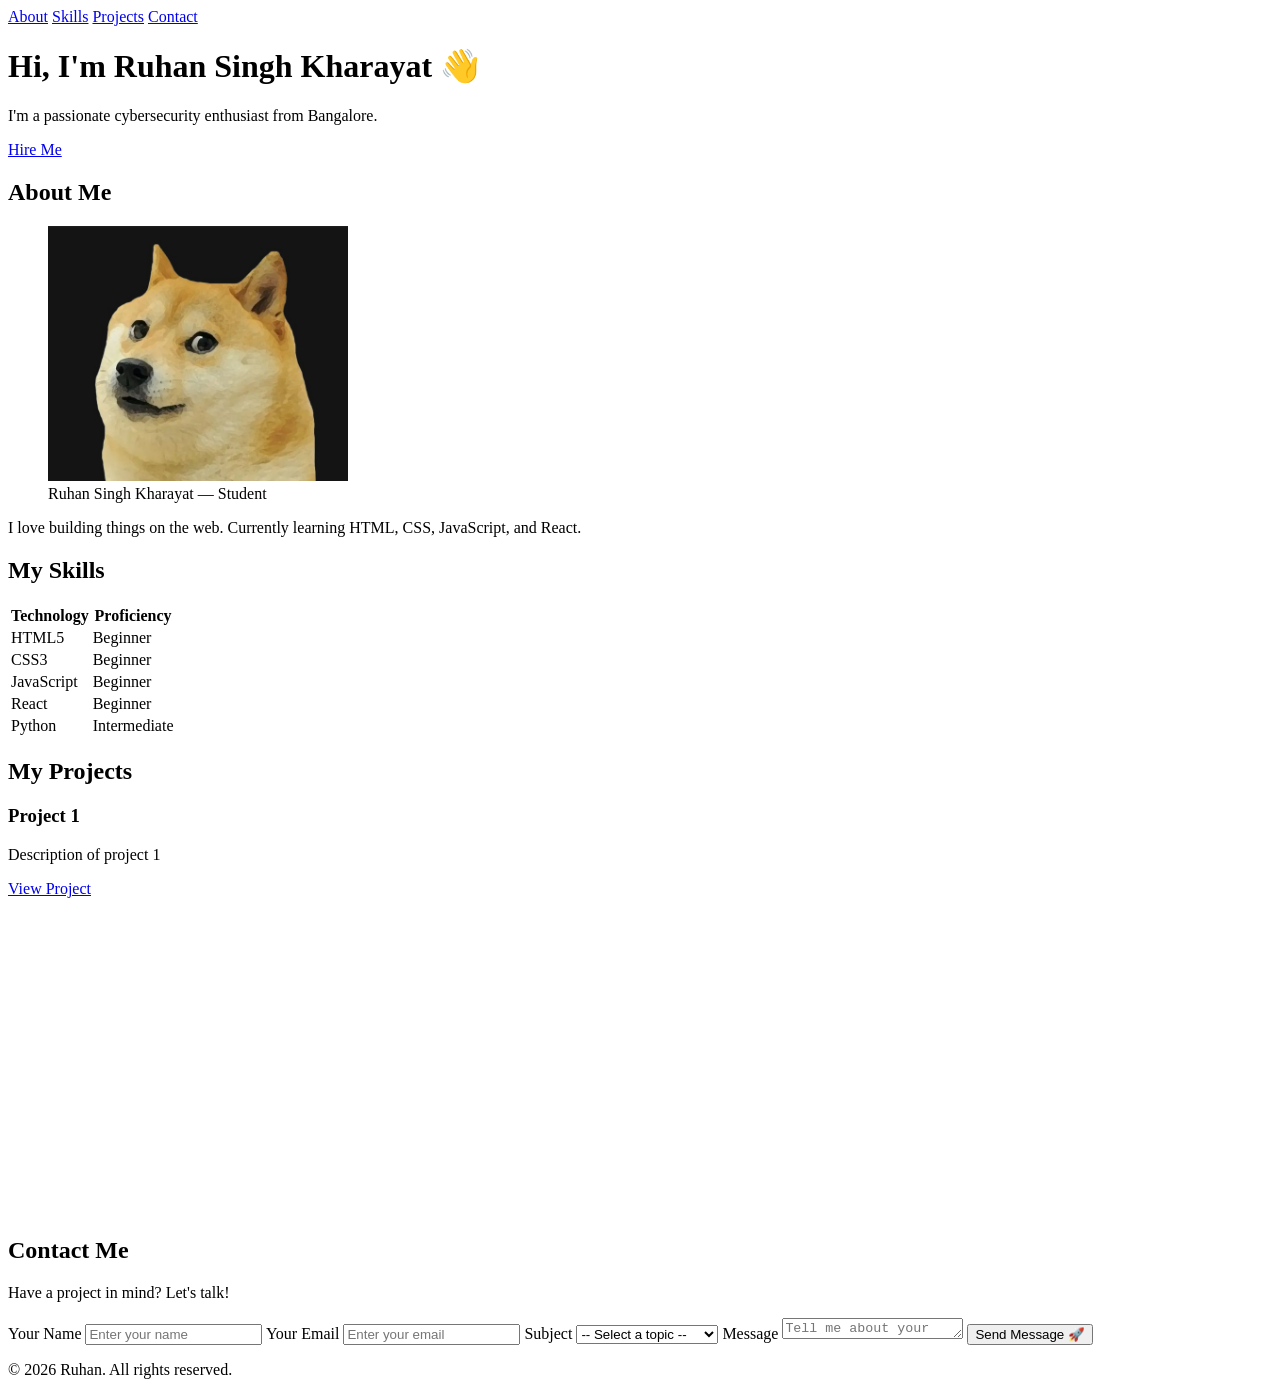
<file: index.html>
<!DOCTYPE html>
<html lang="en">
<head>
    <meta charset="UTF-8">
    <meta name="viewport" content="width=device-width, initial-scale=1.0">
    <!-- SEO Meta Tags -->
    <meta name="description" content="Full stack developer specializing in React, Node.js, and modern web technologies. Available for freelance projects and collaborations.">
    <meta name="keywords" content="Ruhan, Portfolio, Web Developer, React, Node.js, JavaScript, HTML, CSS, Freelance Developer">
    <meta name="author" content="Ruhan">
    <title>My Portfolio | Ruhan</title>
    <!-- Open Graph Meta Tags for Social Media Sharing -->
    <meta property="og:title" content="My Portfolio | Ruhan">
    <meta property="og:description" content="Full stack developer specializing in React, Node.js, and modern web technologies. Available for freelance projects and collaborations.">
    <meta property="og:image" content="images/profile.jpg">
    <meta property="og:url" content="https://www.linkedin.com/in/ruhan-singh-kharayat-5a34b7372/">
    <meta property="og:type" content="website">
    <!-- Twitter Card Meta Tags -->
    <meta name="twitter:card" content="summary_large_image">
    <meta name="twitter:title" content="My Portfolio | Ruhan">
    <meta name="twitter:description" content="Full stack developer specializing in React, Node.js, and modern web technologies. Available for freelance projects and collaborations.">
    <meta name="twitter:image" content="images/profile.jpg">
    <!--Favicon-->
    <link rel="icon" type="image/png" href="images/favicon.jpg" alt="Favicon">
</head>
<body>
 
    <!-- NAVIGATION -->
    <nav>
        <a href="#about">About</a>
        <a href="#skills">Skills</a>
        <a href="#projects">Projects</a>
        <a href="#contact">Contact</a>
    </nav>
 
    <!-- HERO SECTION -->
    <header>
        <h1>Hi, I'm Ruhan Singh Kharayat 👋</h1>
        <p>I'm a passionate cybersecurity enthusiast from Bangalore.</p>
        <a href="#contact">Hire Me</a>
    </header>
 
    <!-- ABOUT SECTION -->
    <section id="about">
        <h2>About Me</h2>
        <figure class="profile-figure">
                    <img src="images/profile.jpg" alt="Ruhan Singh Kharayat profile photo" width="300">
                    <figcaption>Ruhan Singh Kharayat — Student</figcaption>
                </figure>
        <p>I love building things on the web. Currently learning HTML, CSS, JavaScript, and React.</p>
    </section>
 
    <!-- SKILLS SECTION -->
<section id="skills">
    <h2>My Skills</h2>

    <table>
        <tr>
            <th>Technology</th>
            <th>Proficiency</th>
        </tr>
        <tr>
            <td>HTML5</td>
            <td>Beginner</td>
        </tr>
        <tr>
            <td>CSS3</td>
            <td>Beginner</td>
        </tr>
        <tr>
            <td>JavaScript</td>
            <td>Beginner</td>
        </tr>
        <tr>
            <td>React</td>
            <td>Beginner</td>
        </tr>
        <tr>
            <td>Python</td>
            <td>Intermediate</td>
        </tr>
    </table>
</section>

    <!-- PROJECTS SECTION -->
    <section id="projects">
        <h2>My Projects</h2>
        <div class="project-card">
            <h3>Project 1</h3>
            <p>Description of project 1</p>
            <a href="#">View Project</a>
        </div>
         <!--Embed YouTube Video (iframe)-->
            <iframe width="560" height="315" src="https://www.youtube.com/embed/P3BlPnxmCYQ?si=Pfizm_eYbQq16wGo" title="YouTube video player" frameborder="0" allow="accelerometer; autoplay; clipboard-write; encrypted-media; gyroscope; picture-in-picture; web-share" referrerpolicy="strict-origin-when-cross-origin" allowfullscreen></iframe>
 
    </section>
 
    <!-- CONTACT SECTION -->
    <section id="contact">
    <h2>Contact Me</h2>
    <p>Have a project in mind? Let's talk!</p>
 
    <form action="#" method="POST">
        <label for="name">Your Name</label>
        <input type="text" id="name" name="name"
               placeholder="Enter your name" required>
 
        <label for="email">Your Email</label>
        <input type="email" id="email" name="email"
               placeholder="Enter your email" required>
               <label for="subject">Subject</label>
        <select id="subject" name="subject">
            <option value="">-- Select a topic --</option>
            <option value="hire">I want to hire you</option>
            <option value="collab">I want to collaborate</option>
            <option value="other">Other</option>
        </select>
 
        <label for="message">Message</label>
        <textarea id="message" name="message" rows="1"
                  placeholder="Tell me about your project..." required></textarea>
 
        <button type="submit" aria-label="Submit button">Send Message 🚀</button>
    </form>
</section>
 
    <!-- FOOTER -->
    <footer>
        <p>&copy; 2026 Ruhan. All rights reserved.</p>
    </footer>
 
</body>
</html>
</file>
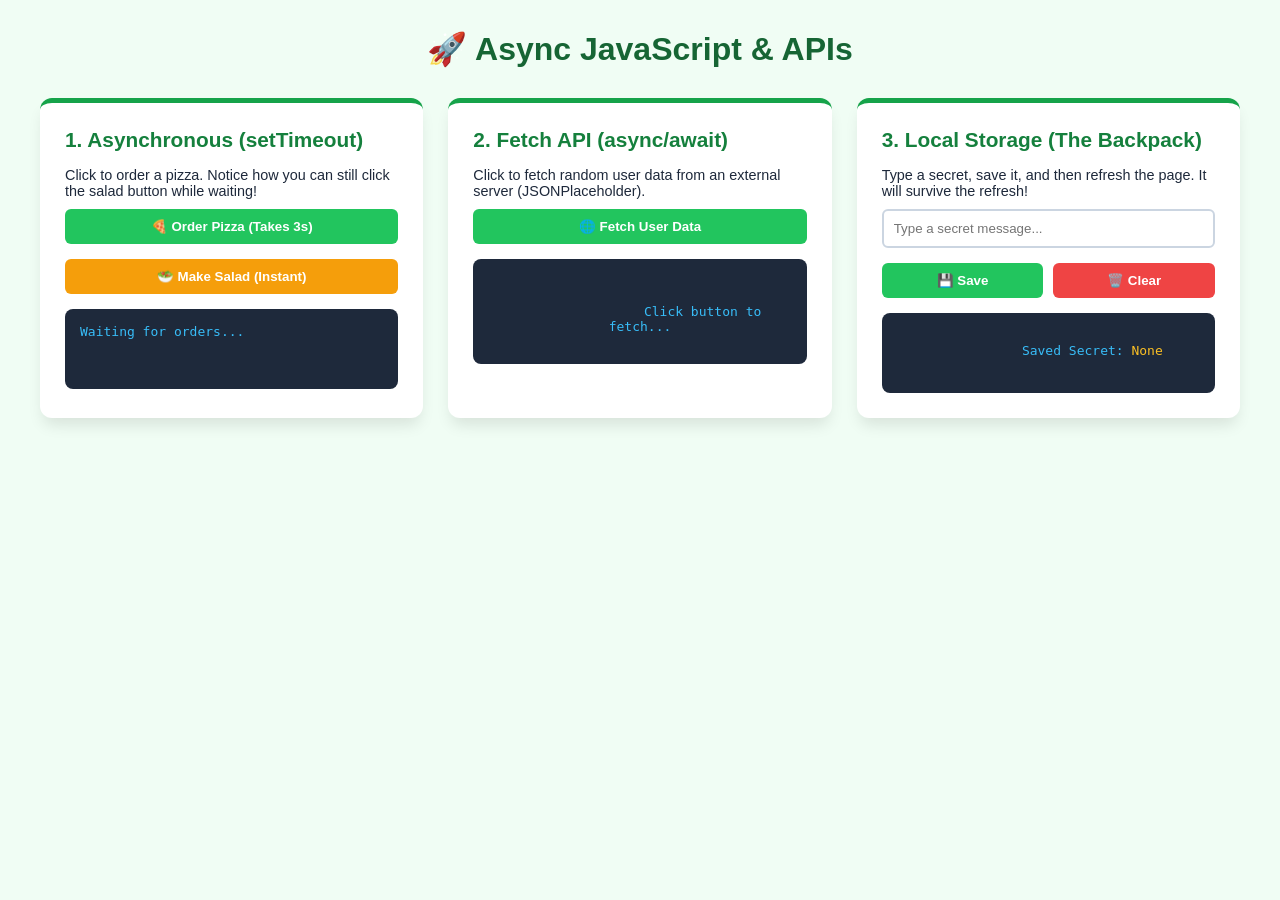
<file: async_javascript_and_apis.html>
<!DOCTYPE html>
<html lang="en">
<head>
    <meta charset="UTF-8">
    <meta name="viewport" content="width=device-width, initial-scale=1.0">
    <title>Day 11: Async, APIs & Storage</title>
    <style>
        * { box-sizing: border-box; margin: 0; padding: 0; }
        body {
            font-family: 'Segoe UI', Tahoma, Geneva, Verdana, sans-serif;
            background-color: #f0fdf4;
            color: #1e293b;
            padding: 30px;
        }
        h1 { text-align: center; color: #166534; margin-bottom: 30px; }
 
        .grid {
            display: grid;
            grid-template-columns: repeat(auto-fit, minmax(300px, 1fr));
            gap: 25px;
            max-width: 1200px;
            margin: 0 auto;
        }
 
        .card {
            background: white;
            padding: 25px;
            border-radius: 12px;
            box-shadow: 0 10px 15px -3px rgba(0, 0, 0, 0.1);
            border-top: 5px solid #16a34a;
        }
 
        h2 { font-size: 1.3rem; margin-bottom: 15px; color: #15803d; }
 
        button {
            background-color: #22c55e;
            color: white;
            border: none;
            padding: 10px 15px;
            border-radius: 6px;
            font-weight: bold;
            cursor: pointer;
            width: 100%;
            margin-bottom: 15px;
            transition: 0.3s;
        }
        button:hover { background-color: #16a34a; }
        button:disabled { background-color: #94a3b8; cursor: not-allowed; }
 
        .output {
            background: #1e293b;
            color: #38bdf8;
            padding: 15px;
            border-radius: 8px;
            font-family: monospace;
            min-height: 80px;
            white-space: pre-wrap;
            word-wrap: break-word;
        }
 
        /* Loading Spinner */
        .loader {
            border: 4px solid #f3f3f3;
            border-top: 4px solid #38bdf8;
            border-radius: 50%;
            width: 30px;
            height: 30px;
            animation: spin 1s linear infinite;
            display: none;
            margin: 0 auto;
        }
        @keyframes spin { 0% { transform: rotate(0deg); } 100% { transform: rotate(360deg); } }
 
        input {
            width: 100%;
            padding: 10px;
            margin-bottom: 15px;
            border: 2px solid #cbd5e1;
            border-radius: 6px;
        }
    </style>
</head>
<body>
 
    <h1>🚀 Async JavaScript & APIs</h1>
 
    <div class="grid">
       
        <!-- 1. setTimeout Demo -->
        <div class="card">
            <h2>1. Asynchronous (setTimeout)</h2>
            <p style="margin-bottom:10px; font-size:0.9rem;">Click to order a pizza. Notice how you can still click the salad button while waiting!</p>
            <button id="btn-pizza" onclick="orderPizza()">🍕 Order Pizza (Takes 3s)</button>
            <button id="btn-salad" onclick="makeSalad()" style="background-color: #f59e0b;">🥗 Make Salad (Instant)</button>
            <div class="output" id="async-output">Waiting for orders...</div>
        </div>
 
        <!-- 2. Fetch API Demo -->
        <div class="card">
            <h2>2. Fetch API (async/await)</h2>
            <p style="margin-bottom:10px; font-size:0.9rem;">Click to fetch random user data from an external server (JSONPlaceholder).</p>
            <button id="btn-fetch" onclick="fetchUserData()">🌐 Fetch User Data</button>
            <div class="output" id="fetch-output" style="text-align: center;">
                <div class="loader" id="loader"></div>
                <span id="fetch-text">Click button to fetch...</span>
            </div>
        </div>
 
        <!-- 3. LocalStorage Demo -->
        <div class="card">
            <h2>3. Local Storage (The Backpack)</h2>
            <p style="margin-bottom:10px; font-size:0.9rem;">Type a secret, save it, and then refresh the page. It will survive the refresh!</p>
            <input type="text" id="secret-input" placeholder="Type a secret message...">
            <div style="display: flex; gap: 10px;">
                <button onclick="saveSecret()">💾 Save</button>
                <button onclick="clearSecret()" style="background-color: #ef4444;">🗑️ Clear</button>
            </div>
            <div class="output" id="storage-output">
                Saved Secret: <span style="color: #fbbf24;" id="saved-text">None</span>
            </div>
        </div>
 
    </div>
 
    <script>
        /* =========================================
           1. ASYNC (setTimeout)
           ========================================= */
        const asyncOutput = document.getElementById('async-output');
 
        function orderPizza() {
            asyncOutput.innerHTML += "\n> 🍕 Pizza ordered! Cooking in background...";
           
            // This is asynchronous! It sets a timer and moves on.
            setTimeout(() => {
                asyncOutput.innerHTML += "\n> ✅ DING! Pizza is ready!";
            }, 10000);
        }
 
        function makeSalad() {
            // This is synchronous! It happens instantly.
            asyncOutput.innerHTML += "\n> 🥗 Salad prepared instantly!";
        }
 
 
        /* =========================================
           2. FETCH API (async / await)
           ========================================= */
        async function fetchUserData() {
            const fetchBtn = document.getElementById('btn-fetch');
            const fetchText = document.getElementById('fetch-text');
            const loader = document.getElementById('loader');
 
            // UI loading state
            fetchBtn.disabled = true;
            fetchText.style.display = 'none';
            loader.style.display = 'block';
 
            try {
                // 1. Send the waiter to the kitchen
                const response = await fetch('https://jsonplaceholder.typicode.com/users/1');
               
                // 2. Unwrap the JSON data
                const user = await response.json();
                console.log('User Data- ',user);
 
                // 3. Display it    
                fetchText.style.display = 'block';
                fetchText.style.textAlign = 'left';
                fetchText.innerHTML = `Name: ${user.name}\nEmail: ${user.email}\nCity: ${user.address.city}`;
 
            } catch (error) {
                // If internet drops or URL is wrong
                fetchText.style.display = 'block';
                fetchText.innerHTML = "❌ Error fetching data!";
                console.error(error);
            } finally {
                // Clean up UI
                loader.style.display = 'none';
                fetchBtn.disabled = false;
            }
        }
 
 
        /* =========================================
           3. LOCAL STORAGE
           ========================================= */
        const secretInput = document.getElementById('secret-input');
        const savedText = document.getElementById('saved-text');
 
        // Check the backpack as soon as the page loads!
        function loadSecretOnStart() {
            const saved = localStorage.getItem('mySecret');
            if (saved) {
                savedText.textContent = saved;
            }
        }
 
        function saveSecret() {
            const secretValue = secretInput.value;
            if (!secretValue) return;
 
            // Put it in the backpack
            localStorage.setItem('mySecret', secretValue);
           
            // Update UI
            savedText.textContent = secretValue;
            secretInput.value = ''; // clear input
            alert('Secret saved to Local Storage! Try refreshing the page.');
        }
 
        function clearSecret() {
            // Remove from backpack
            localStorage.removeItem('mySecret');
            savedText.textContent = 'None';
        }
 
        // Run this immediately when script loads
        loadSecretOnStart();
 
    </script>
</body>
</html>
</file>
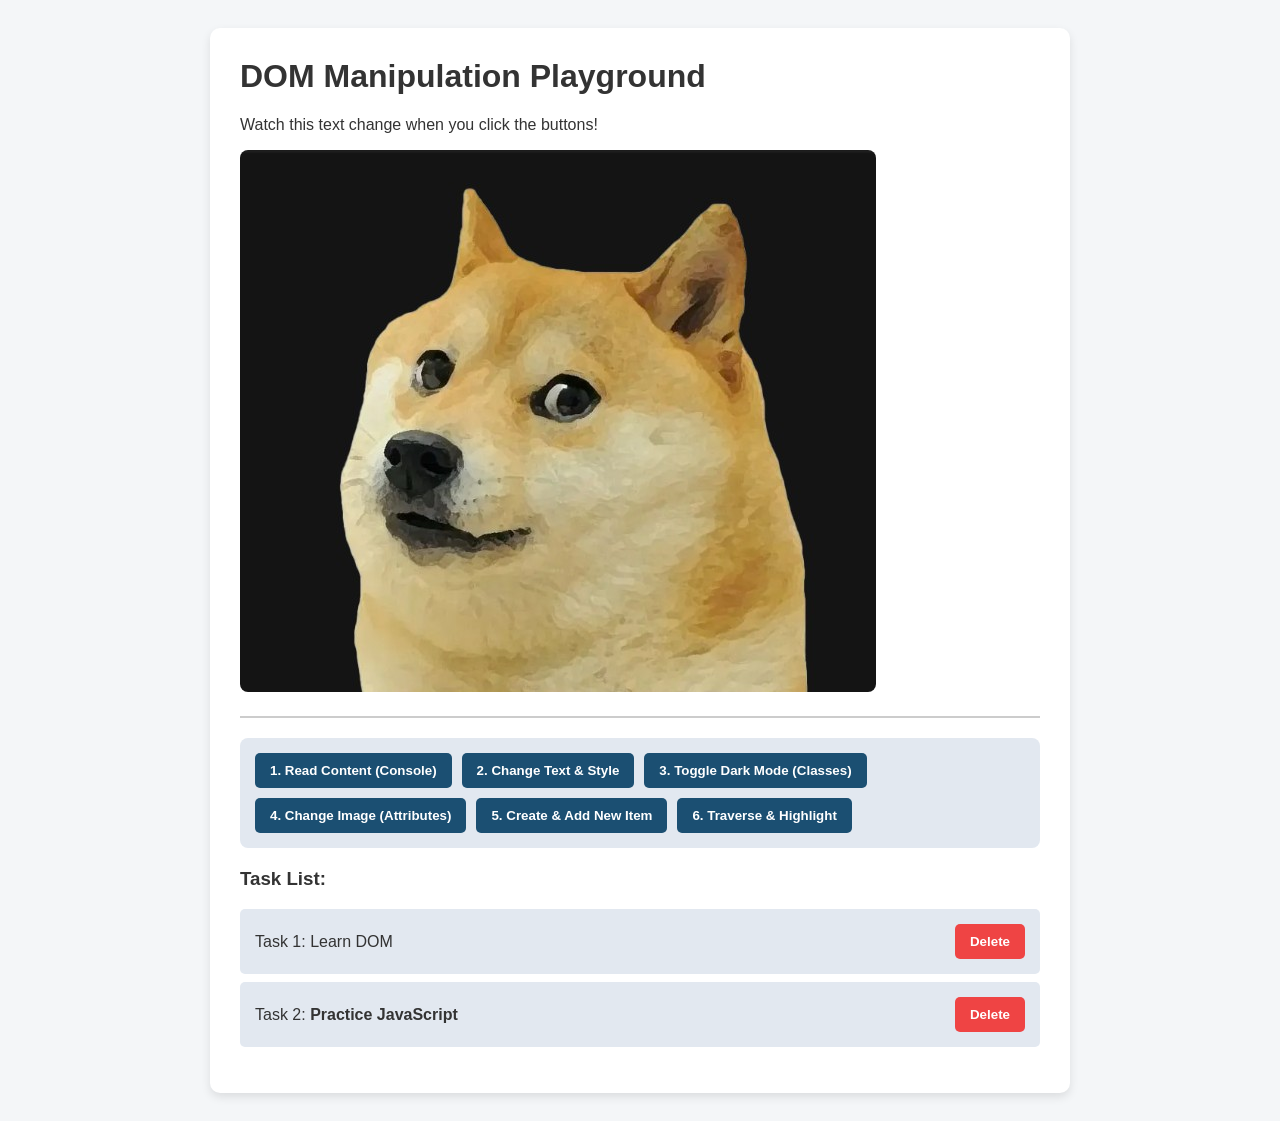
<file: dom_maniplutaion.html>
<!DOCTYPE html>
<html lang="en">
<head>
    <meta charset="UTF-8">
    <meta name="viewport" content="width=device-width, initial-scale=1.0">
    <title>Day 9: DOM Manipulation</title>
    <style>
        /* Basic Styling so our playground looks nice */
        body {
            font-family: 'Segoe UI', Tahoma, Geneva, Verdana, sans-serif;
            background-color: #f4f6f8;
            color: #333;
            padding: 20px;
            transition: background-color 0.3s, color 0.3s;
        }
 
        .container {
            max-width: 800px;
            margin: 0 auto;
            background: white;
            padding: 30px;
            border-radius: 10px;
            box-shadow: 0 4px 10px rgba(0,0,0,0.1);
        }
 
        h1 { margin-top: 0; }
 
        /* A class we will toggle using JavaScript */
        .dark-mode {
            background-color: #1a1a1a;
            color: #f4f6f8;
        }
        .dark-mode .container {
            background-color: #2d2d2d;
            box-shadow: 0 4px 10px rgba(255,255,255,0.05);
        }
 
        .control-panel {
            display: flex;
            flex-wrap: wrap;
            gap: 10px;
            margin-bottom: 20px;
            padding: 15px;
            background: #e2e8f0;
            border-radius: 8px;
        }
 
        .dark-mode .control-panel { background: #475569; }
 
        button {
            padding: 10px 15px;
            background-color: #1B4F72;
            color: white;
            border: none;
            border-radius: 5px;
            cursor: pointer;
            font-weight: bold;
        }
        button:hover { background-color: #F18F01; }
       
        button:disabled {
            background-color: #94a3b8;
            cursor: not-allowed;
        }
 
        ul {
            list-style: none;
            padding: 0;
        }
 
        li {
            background: #e2e8f0;
            margin: 8px 0;
            padding: 15px;
            border-radius: 5px;
            display: flex;
            justify-content: space-between;
            align-items: center;
        }
       
        .dark-mode li { background: #334155; }
 
        .delete-btn {
            background-color: #ef4444;
        }
        .delete-btn:hover { background-color: #b91c1c; }
 
        /* A class to demonstrate classList.add() */
        .highlight {
            border-left: 5px solid #F18F01;
            font-weight: bold;
        }
    </style>
</head>
<body>
 
    <div class="container">
        <!-- Element to demonstrate text and style changes -->
        <h1 id="main-title">DOM Manipulation Playground</h1>
        <p id="subtitle">Watch this text change when you click the buttons!</p>
 
        <!-- Element to demonstrate attributes -->
        <img id="demo-image" src="images/profile.jpg" alt="Placeholder image" style="border-radius: 8px; max-width: 100%;">
 
        <hr style="margin: 20px 0; border: 1px solid #ccc;">
 
        <!-- Control Panel for Instructor to click -->
        <div class="control-panel">
            <button id="btn-read">1. Read Content (Console)</button>
            <button id="btn-change">2. Change Text & Style</button>
            <button id="btn-class">3. Toggle Dark Mode (Classes)</button>
            <button id="btn-attr">4. Change Image (Attributes)</button>
            <button id="btn-add">5. Create & Add New Item</button>
            <button id="btn-traverse">6. Traverse & Highlight</button>
        </div>
 
        <!-- Element to demonstrate NodeLists, Traversal, and Removal -->
        <h3>Task List:</h3>
        <ul id="task-list">
            <li class="task-item">
                <span>Task 1: Learn DOM</span>
                <button class="delete-btn">Delete</button>
            </li>
            <li class="task-item">
                <span>Task 2: <strong>Practice JavaScript</strong></span>
                <button class="delete-btn">Delete</button>
            </li>
        </ul>
    </div>
 
    <!-- JAVASCRIPT STARTS HERE -->
    <script>
        /* ========================================================
           CONCEPT 1 & 2: Selecting Elements & Reading Content
           (querySelector, querySelectorAll, textContent, innerHTML)
           ========================================================
        */
        document.getElementById('btn-read').addEventListener('click', () => {
            // Select ALL list items (Returns a NodeList)
            const tasks = document.querySelectorAll('.task-item');
            console.log(`Found ${tasks.length} tasks!`);
 
            // Read content of the second task (Index 1)
            const secondTaskSpan = tasks[1].querySelector('span');
           
            console.log("--- Reading Content ---");
            console.log("textContent:", secondTaskSpan.textContent); // Plain text
            console.log("innerHTML:", secondTaskSpan.innerHTML);     // Shows the <strong> tags!
            alert("Check your browser Console (F12) to see the read content!");
        });
 
 
        /* ========================================================
           CONCEPT 3: Changing Content and Changing Styles
           ========================================================
        */
        document.getElementById('btn-change').addEventListener('click', () => {
            const title = document.querySelector('#main-title');
           
            // Changing content
            title.textContent = "JavaScript is Awesome! 🚀";
           
            // Changing styles (Inline styles)
            title.style.color = "#1B4F72";
            title.style.textAlign = "center";
            title.style.fontSize = "40px";
        });
 
 
        /* ========================================================
           CONCEPT 4: Working with Classes
           (classList.add, remove, toggle)
           ========================================================
        */
        document.getElementById('btn-class').addEventListener('click', () => {
            const bodyElement = document.querySelector('body');
           
            // Toggle acts like a light switch!
            // If the class is there, it removes it. If it's missing, it adds it.
            bodyElement.classList.toggle('dark-mode');
        });
 
 
        /* ========================================================
           CONCEPT 5: Working with Attributes
           (getAttribute, setAttribute)
           ========================================================
        */
        document.getElementById('btn-attr').addEventListener('click', (event) => {
            const img = document.getElementById('demo-image');
           
            // Read the current source
            const currentSrc = img.getAttribute('src');
            console.log("Old Image Source:", currentSrc);
 
            // Change to a new image using setAttribute
            img.setAttribute('src', 'images/tajmahal.jpeg');
            img.setAttribute('alt', 'New customized image');
 
            // Disable this button so we can't click it again
            console.log("What is event ??? ",event);
            event.target.setAttribute('disabled', 'true');
            event.target.textContent = "Image Changed!";
        });
 
 
        /* ========================================================
           CONCEPT 6 & 7: Creating & Adding Elements
           (createElement, appendChild)
           ========================================================
        */
        let taskCount = 2; // Keep track of tasks
       
        document.getElementById('btn-add').addEventListener('click', () => {
            taskCount++;
            const list = document.getElementById('task-list');
 
            // 1. Create the new elements
            const newLi = document.createElement('li');
            newLi.classList.add('task-item'); // Add class
 
            const newSpan = document.createElement('span');
            newSpan.textContent = `Task ${taskCount}: New dynamically added task!`;
 
            const newBtn = document.createElement('button');
            newBtn.textContent = "Delete";
            newBtn.classList.add('delete-btn');
 
            // 2. Assemble them (Add span and btn INTO the li)
            newLi.appendChild(newSpan);
            newLi.appendChild(newBtn);
 
            // 3. Insert into the page (Add li INTO the ul)
            list.prepend(newLi); // Try .prepend(newLi) to add it to the top!
        });
 
 
        /* ========================================================
           CONCEPT 8 & 9: DOM Traversal & Removing Elements
           (parentElement, nextElementSibling, remove)
           ========================================================
        */
       
        // --- TRAVERSAL DEMO ---
        document.getElementById('btn-traverse').addEventListener('click', () => {
            const list = document.getElementById('task-list');
           
            // Go to the UL, find its FIRST child, then move to the NEXT sibling (the 2nd item)
            const firstItem = list.firstElementChild;
            console.log('First Element:',firstItem);
           
            if (firstItem && firstItem.nextElementSibling) {
                const secondItem = firstItem.nextElementSibling;
                // Add a highlight class to the sibling
                secondItem.classList.add('highlight');
            } else {
                alert("Not enough items to traverse to a sibling!");
            }
        });
 
        // --- REMOVAL DEMO ---
        // We attach an event listener to the UL (Event Delegation - a bit advanced,
        // but it ensures newly created buttons also work!)
        document.getElementById('task-list').addEventListener('click', (event) => {
            console.log('event.target.classList- ',event.target.classList);
           
            // Check if what we clicked contains the class 'delete-btn'
            if (event.target.classList.contains('delete-btn')) {
               
                // TRAVERSAL: The button was clicked. We need to find its Parent (the <li>)
                const listItemToRemove = event.target.parentElement;
               
                // REMOVAL: Delete the <li> from the DOM entirely
                listItemToRemove.remove();
            }
        });
 
    </script>
</body>
</html>
</file>
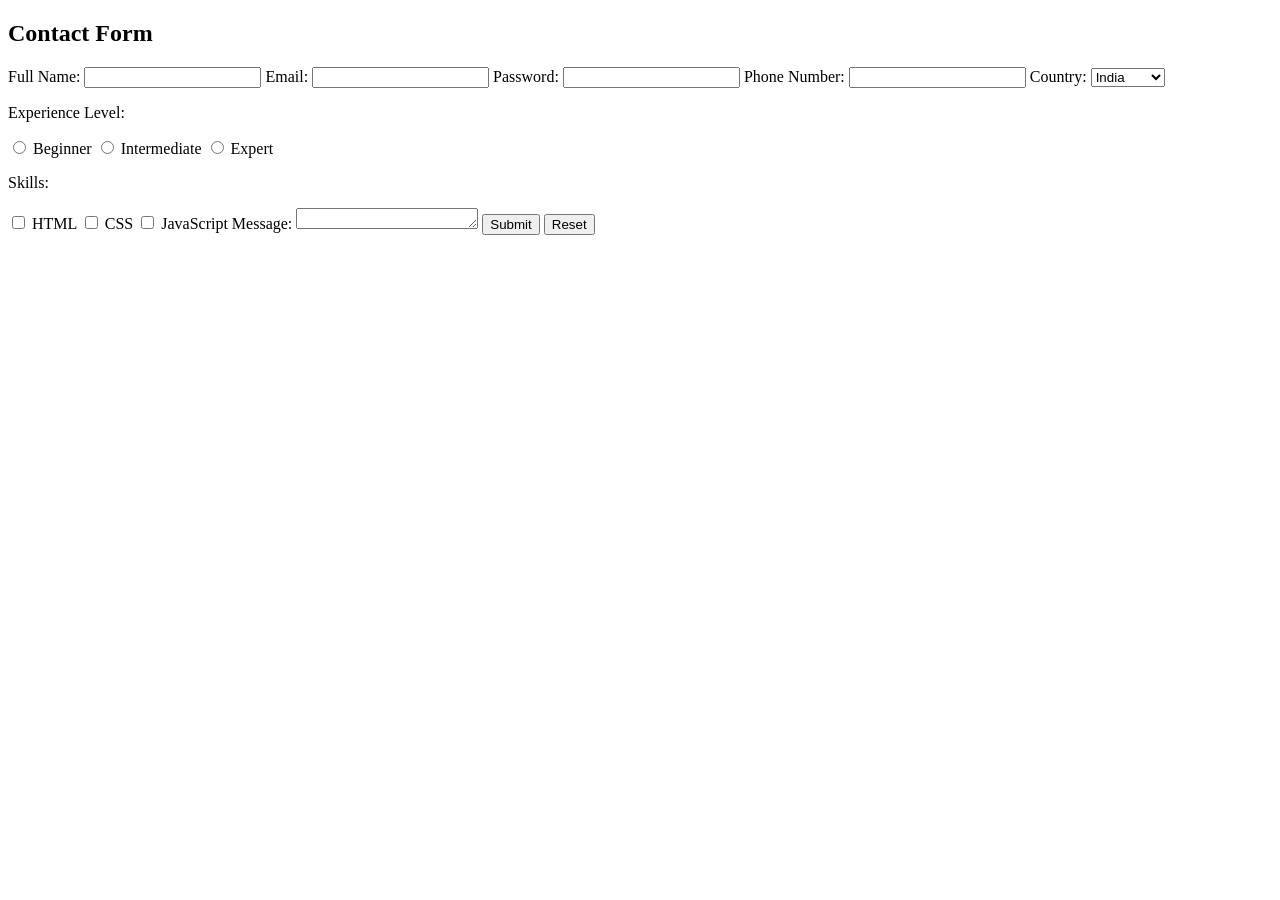
<file: form2.html>
<!DOCTYPE html>
<html>
<head>
    <title>Contact Form</title>
</head>
<body>

    <h2>Contact Form</h2>

    <form action="/submit" method="POST">

        <!-- Full Name -->
        <label for="name">Full Name:</label>
        <input type="text" id="name" name="name">

        <!-- Email -->
        <label for="email">Email:</label>
        <input type="email" id="email" name="email">

        <!-- Password -->
        <label for="password">Password:</label>
        <input type="password" id="password" name="password">

        <!-- Phone Number -->
        <label for="phone">Phone Number:</label>
        <input type="tel" id="phone" name="phone">

        <!-- Country -->
        <label for="country">Country:</label>
        <select id="country" name="country">
            <option>India</option>
            <option>USA</option>
            <option>Canada</option>
            <option>Australia</option>
        </select>

        <!-- Experience Level -->
        <p>Experience Level:</p>

        <input type="radio" id="beginner" name="experience" value="Beginner">
        <label for="beginner">Beginner</label>

        <input type="radio" id="intermediate" name="experience" value="Intermediate">
        <label for="intermediate">Intermediate</label>

        <input type="radio" id="expert" name="experience" value="Expert">
        <label for="expert">Expert</label>

        <!-- Skills -->
        <p>Skills:</p>

        <input type="checkbox" id="html" name="skills" value="HTML">
        <label for="html">HTML</label>

        <input type="checkbox" id="css" name="skills" value="CSS">
        <label for="css">CSS</label>

        <input type="checkbox" id="javascript" name="skills" value="JavaScript">
        <label for="javascript">JavaScript</label>

        <!-- Message -->
        <label for="message">Message:</label>
        <textarea id="message" name="message" rows="1"></textarea>

        <!-- Buttons -->
        <button type="submit">Submit</button>
        <button type="reset">Reset</button>

    </form>

</body>
</html>
</file>
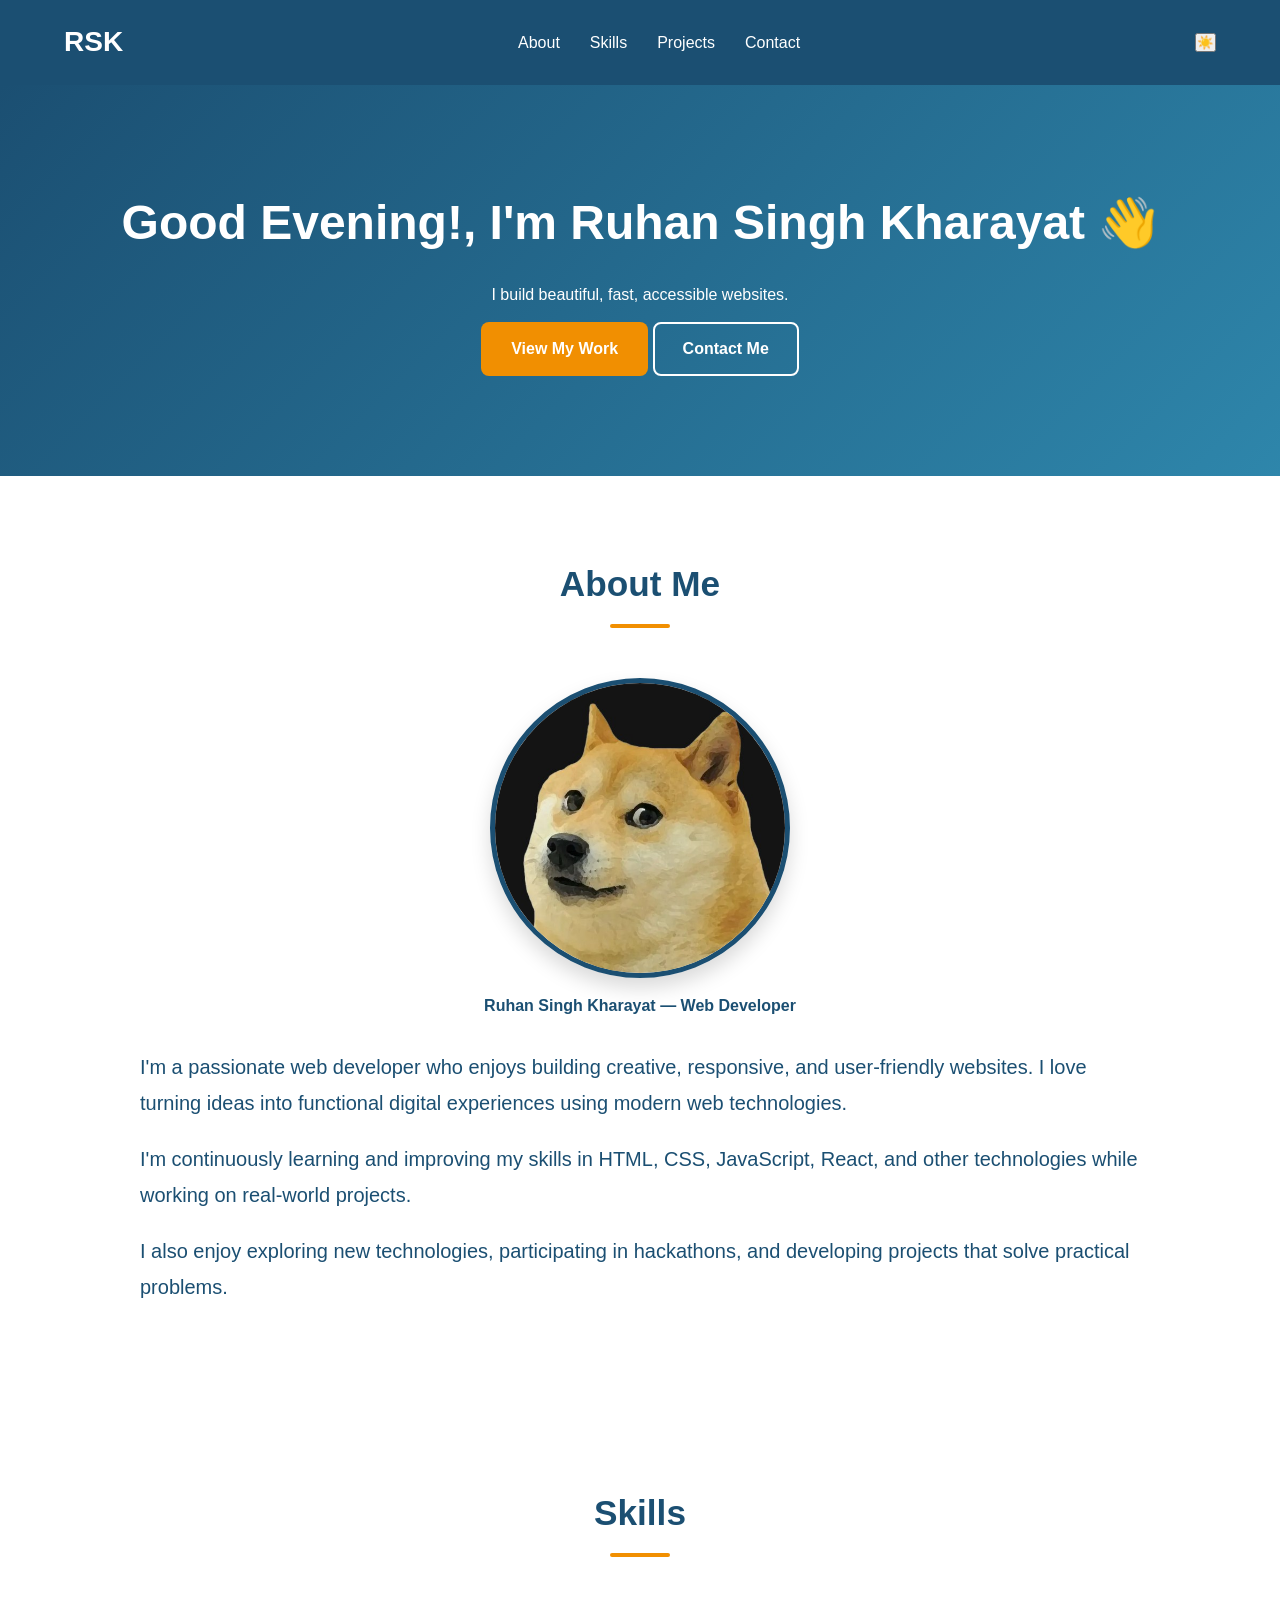
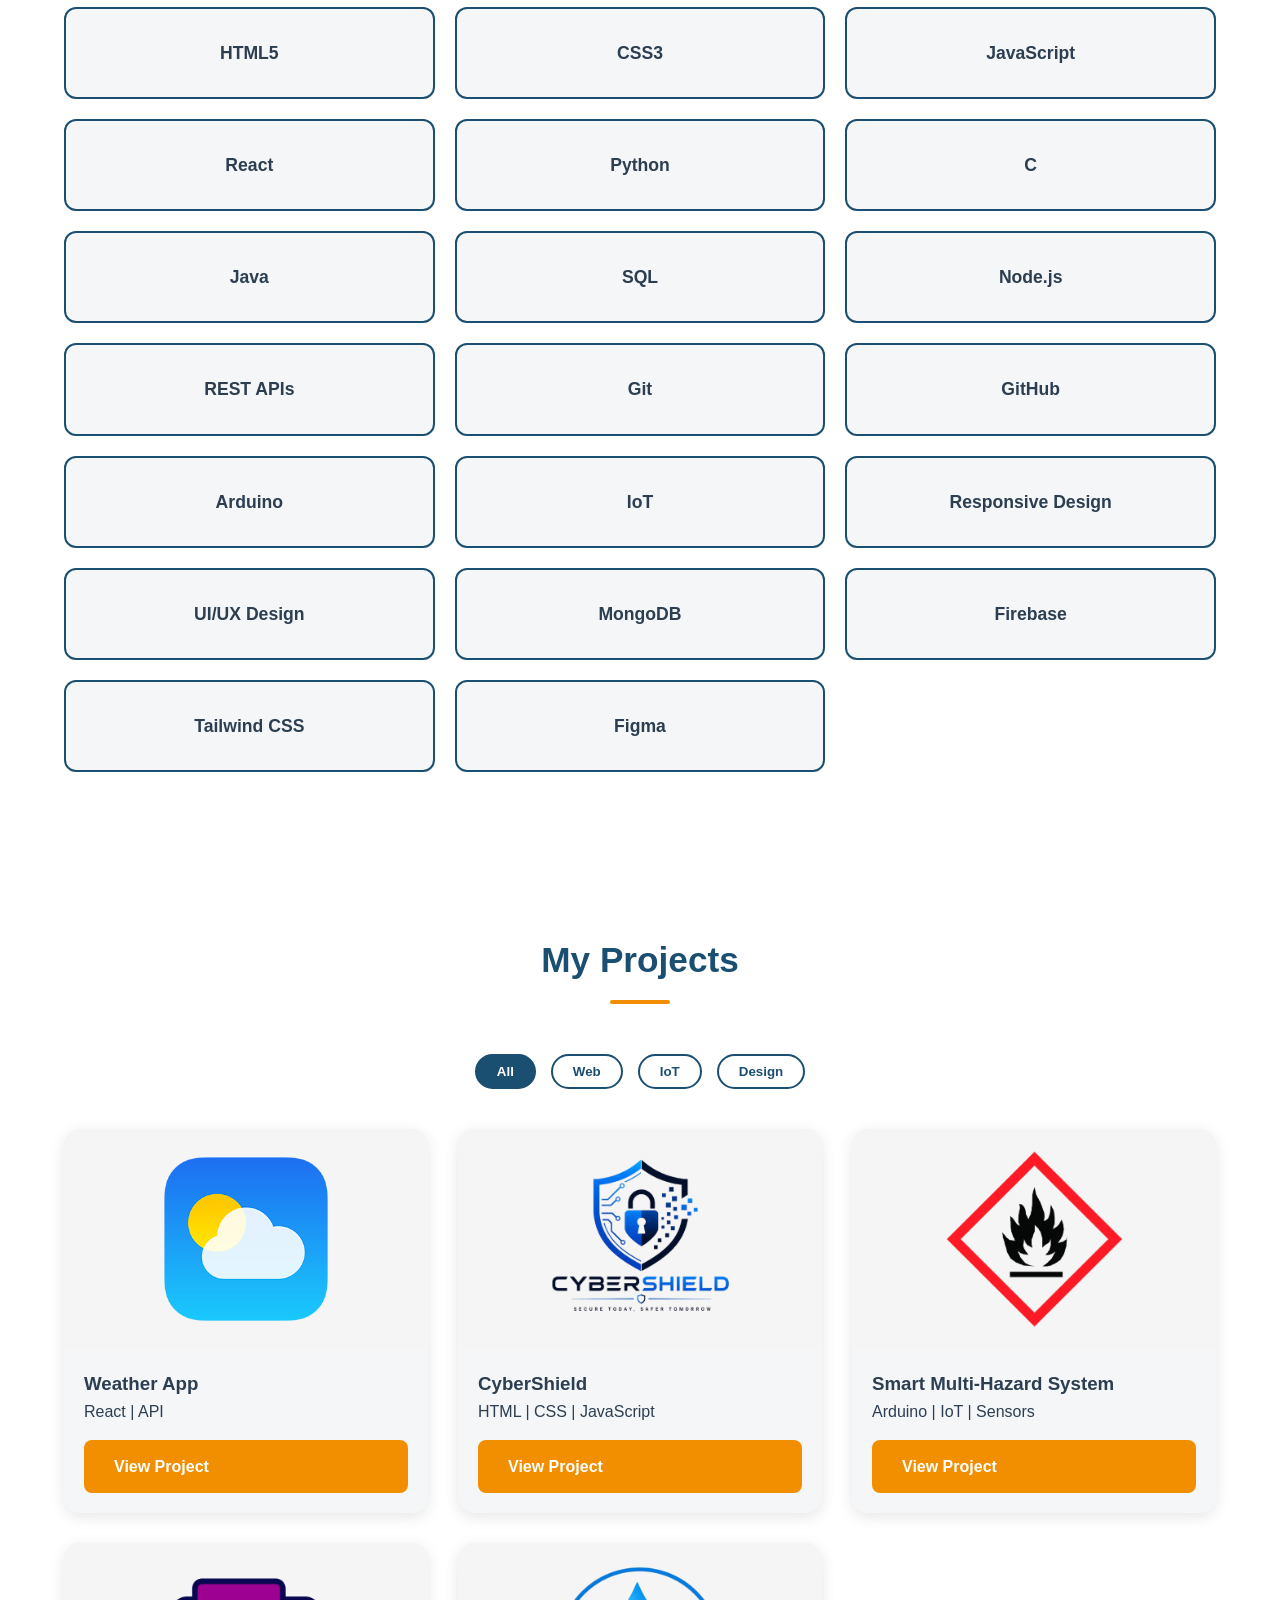
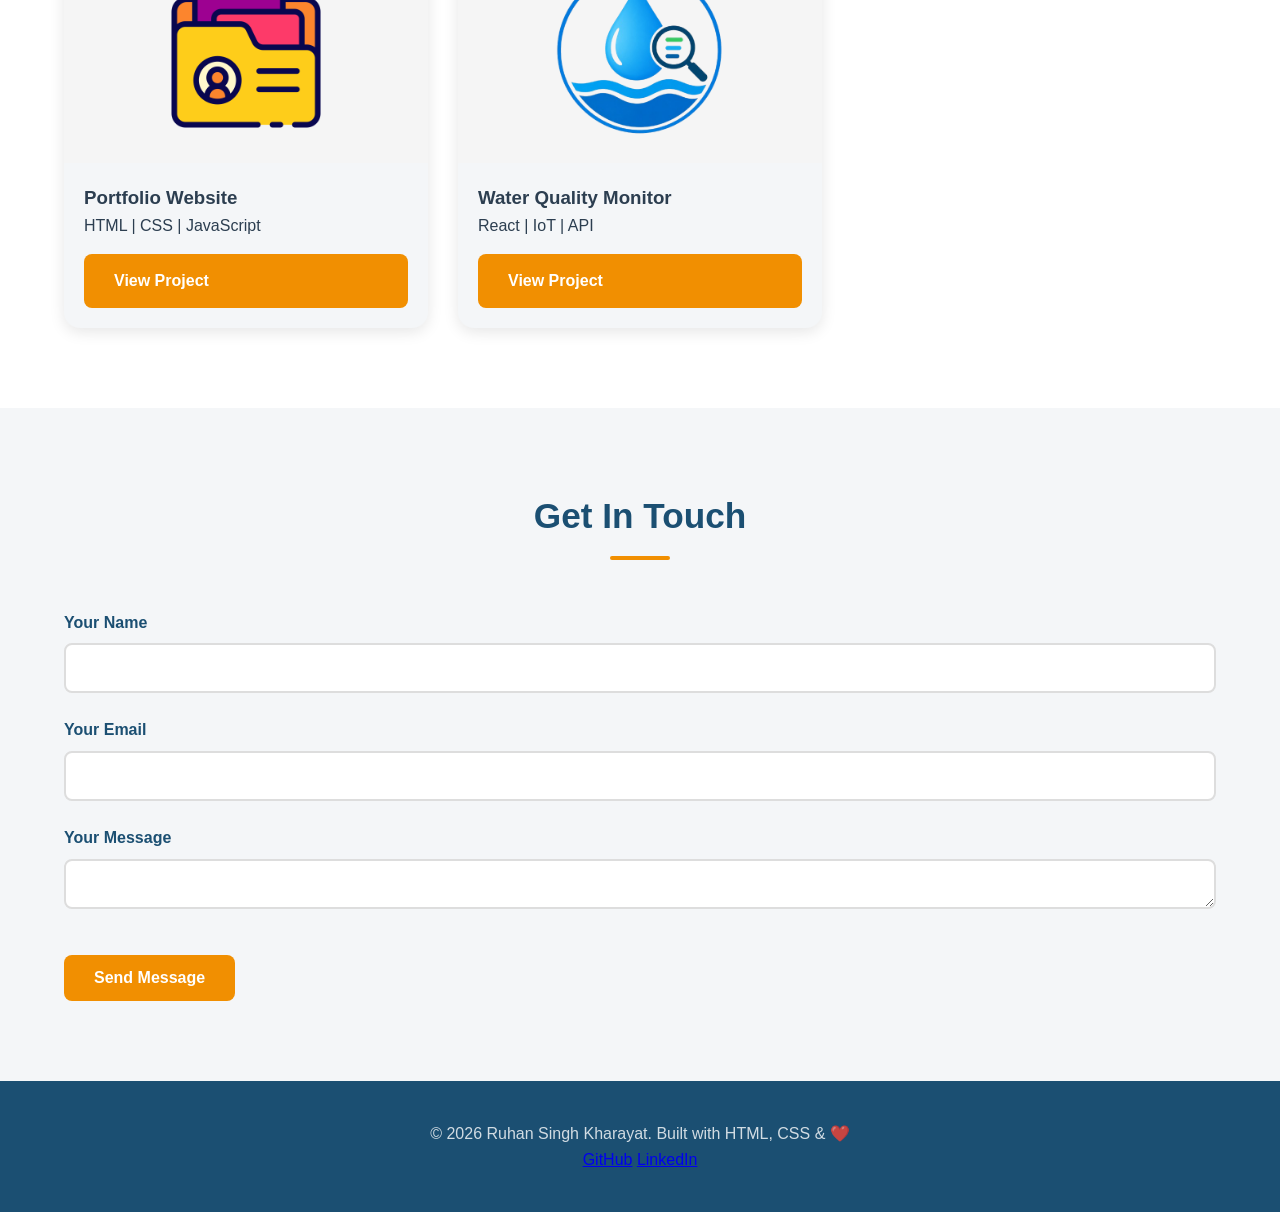
<file: index1.html>
<!DOCTYPE html>
<html lang="en">
<head>
    <meta charset="UTF-8">
    <meta name="viewport" content="width=device-width, initial-scale=1.0">
    <title>Ruhan Singh Kharayat | Web Developer</title>
    <meta name="description" content="Portfolio of Ruhan Singh Kharayat, web developer">
    <meta property="og:title" content="Ruhan Singh Kharayat | Web Developer">
    <meta property="og:image" content="images/preview.png">
    <link rel="icon" href="images/favicon.png">
    <link rel="stylesheet" href="styles.css">  <!-- Ready for Day 5! -->
</head>
<body>
 
    <!-- HEADER + NAVIGATION -->
    <header class="site-header">
        <nav class="navbar">
            <div class="logo">RSK</div>
            <ul class="nav-links">
                <li><a href="#about">About</a></li>
                <li><a href="#skills">Skills</a></li>
                <li><a href="#projects">Projects</a></li>
                <li><a href="#contact">Contact</a></li>
            </ul>
                            <!-- FOR DARK MODE -->
            <button class="theme-toggle" aria-label="Toggle Dark Mode" title="Toggle Dark Mode">
                🌙
            </button>
            <!-- Mobile Menu -->
                <button
                    class="menu-toggle"
                    aria-label="Toggle Navigation"
                    aria-expanded="false">
                    ☰
                </button>
        </nav>
    </header>
 
    <!-- MAIN CONTENT -->
    <main>
 
        <!-- HERO SECTION -->
        <section class="hero-section">
            <h1>Hi, I'm <span class="highlight">Ruhan Singh Kharayat</span> 👋</h1>
             <p class="tagline">I build beautiful, fast, accessible websites.</p>
            <div class="hero-buttons">
                <a href="#projects" class="btn btn-primary">View My Work</a>
                <a href="#contact" class="btn btn-secondary">Contact Me</a>
            </div>
        </section>
 
        <!-- ABOUT SECTION -->
        <section id="about" class="about-section">
            <h2>About Me</h2>

            <div class="about-content">

                <figure class="profile-figure">
                    <img src="images/profile.jpg"
                        alt="Ruhan Singh Kharayat profile photo"
                        width="300">
                    <figcaption>Ruhan Singh Kharayat — Web Developer</figcaption>
                </figure>

                <div class="about-text">
                    <p>
                        I'm a passionate web developer who enjoys building creative,
                        responsive, and user-friendly websites. I love turning ideas
                        into functional digital experiences using modern web
                        technologies.
                    </p>

                    <p>
                        I'm continuously learning and improving my skills in
                        HTML, CSS, JavaScript, React, and other technologies while
                        working on real-world projects.
                    </p>

                    <p>
                        I also enjoy exploring new technologies, participating in
                        hackathons, and developing projects that solve practical
                        problems.
                    </p>
                </div>

            </div>
        </section>

        <!-- SKILLS SECTION -->
        <section id="skills" class="skills-section">
            <h2>Skills</h2>

            <div class="skills-grid">
                <div class="skill-item" data-level="90">HTML5</div>
                <div class="skill-item" data-level="85">CSS3</div>
                <div class="skill-item" data-level="75">JavaScript</div>
                <div class="skill-item" data-level="65">React</div>

                <div class="skill-item" data-level="80">Python</div>
                <div class="skill-item" data-level="70">C</div>
                <div class="skill-item" data-level="65">Java</div>
                <div class="skill-item" data-level="70">SQL</div>

                <div class="skill-item" data-level="60">Node.js</div>
                <div class="skill-item" data-level="70">REST APIs</div>
                <div class="skill-item" data-level="75">Git</div>
                <div class="skill-item" data-level="75">GitHub</div>

                <div class="skill-item" data-level="75">Arduino</div>
                <div class="skill-item" data-level="70">IoT</div>
                <div class="skill-item" data-level="70">Responsive Design</div>
                <div class="skill-item" data-level="65">UI/UX Design</div>

                <div class="skill-item" data-level="65">MongoDB</div>
                <div class="skill-item" data-level="60">Firebase</div>
                <div class="skill-item" data-level="65">Tailwind CSS</div>
                <div class="skill-item" data-level="60">Figma</div>
            </div>
        </section>
 
        <!-- PROJECTS SECTION -->
        <section id="projects" class="projects-section">
            <h2>My Projects</h2>

            <div class="project-filters">
                
                <!--The data-filter attribute is what our JS will read-->

                <button class="filter-btn active" data-filter="all">All</button>
                <button class="filter-btn" data-filter="web">Web</button>
                <button class="filter-btn" data-filter="iot">IoT</button>
                <button class="filter-btn" data-filter="design">Design</button>
            </div>

            <div class="projects-grid">

                <!-- PROJECT 1 -->
                <article class="project-card" data-category="web">
                    <img src="images/project1.png" alt="Weather App screenshot">

                    <div class="project-card-body">
                        <h3>Weather App</h3>
                        <p>Real-time weather dashboard using OpenWeather API</p>

                        <div class="project-tags">
                            <span class="tag">React |</span>
                            <span class="tag">API</span>
                        </div>

                        <a href="https://weather-app-zeta-sooty-95.vercel.app/" class="btn btn-primary" target="_blank"> Live Demo </a>
                        <a href="https://github.com/Ruhan1007/weather_app" class="btn btn-primary" target="_blank"> GitHub </a>
                    </div>
                </article>


                <!-- PROJECT 2 -->
                <article class="project-card" data-category="web">
                    <img src="images/project2.png" alt="CyberShield screenshot">

                    <div class="project-card-body">
                        <h3>CyberShield</h3>
                        <p>An interactive cybersecurity platform featuring password analysis, threat detection, and security awareness tools.</p>

                        <div class="project-tags">
                            <span class="tag">HTML |</span>
                            <span class="tag">CSS |</span>
                            <span class="tag">JavaScript</span>
                        </div>

                        <a href="https://cybershield-kohl.vercel.app/" class="btn btn-primary" target="_blank"> Live Demo </a>
                        <a href="https://github.com/Ruhan1007/cybershield" class="btn btn-primary" target="_blank"> GitHub </a>
                    </div>
                </article>


                <!-- PROJECT 3 -->
                <article class="project-card" data-category="web">
                    <img src="images/project3.png" alt="Smart Multi-Hazard Detection System">

                    <div class="project-card-body">
                        <h3>Smart Multi-Hazard System</h3>
                        <p>Smart system designed to detect fire, gas leaks and flooding.</p>

                        <div class="project-tags">
                            <span class="tag">Arduino |</span>
                            <span class="tag">IoT |</span>
                            <span class="tag">Sensors</span>
                        </div>

                        <a href="https://smart-web-multi-hazard-system.vercel.app/" class="btn btn-primary">View Project</a>
                        <a href="https://github.com/Ruhan1007/smart_web_multi_hazard_system" class="btn btn-primary">GitHub</a>
                    </div>
                </article>


                <!-- PROJECT 4 -->
                <article class="project-card" data-category="design">
                    <img src="images/project4.png" alt="Portfolio Website">

                    <div class="project-card-body">
                        <h3>Portfolio Website</h3>
                        <p>Personal responsive portfolio website showcasing my skills and projects.</p>

                        <div class="project-tags">
                            <span class="tag">HTML |</span>
                            <span class="tag">CSS |</span>
                            <span class="tag">JavaScript</span>
                        </div>

                        <a href="https://ruhan-portfolio-eta.vercel.app/" class="btn btn-primary">Live Demo</a>
                        <a href="https://github.com/Ruhan1007/personal_portfolio" class="btn btn-primary">GitHub</a>
                    </div>
                </article>

                <!-- PROJECT 5-->

                <article class="project-card" data-category="web">
                    <img src="images/project5.png" alt="Water Quality Monitor screenshot">

                    <div class="project-card-body">
                        <h3>Water Quality Monitor</h3>
                        <p>Real-time monitoring system for water quality parameters</p>

                        <div class="project-tags">
                            <span class="tag">React | IoT |</span>
                            <span class="tag">API</span>
                        </div>

                        <a href="https://web-water-quality-monitor.vercel.app/" class="btn btn-primary" target="_blank"> Live Demo </a>
                        <a href="https://github.com/Ruhan1007/web-water-quality-monitor" class="btn btn-primary" target="_blank"> GitHub </a>
                    </div>
                </article>

            </div>
        </section>
 
        <!-- CONTACT SECTION -->
        <section id="contact" class="contact-section">
            <h2>Get In Touch</h2>
            <form id="contact-form" action="#" method="POST" novalidate>
                <div class="form-group">
                    <label for="name">Your Name</label>
                    <input type="text" id="name" name="name" required>
                </div>
                <div class="form-group">
                    <label for="email">Your Email</label>
                    <input type="email" id="email" name="email" required>
                </div>
                <div class="form-group">
                    <label for="message">Your Message</label>
                    <textarea id="message" name="message" rows="1" required></textarea>
                </div>
                <button type="submit" class="btn btn-primary">Send Message</button>
            </form>
        </section>
 
    </main>
 
    <!-- FOOTER -->
  <footer class="site-footer">
    <p>
        &copy; <span class="footer-year">2026</span> Ruhan Singh Kharayat. Built with HTML, CSS & ❤️
    </p>
 
    <nav aria-label="Social links">
        <a href="https://github.com/Ruhan1007" target="_blank">GitHub</a>
        <a href="https://www.linkedin.com/in/ruhan-singh-kharayat-5a34b7372/" target="_blank">LinkedIn</a>
    </nav>
 </footer>
 
    <!-- JavaScript will go here from Day 8! -->
    <script src="script.js"></script>
</body>
</html>
</file>
<file: styles.css>
/* styles.css - Start styling your potfolio website here */

*{
    margin: 0;
    padding: 0;
    box-sizing: border-box;
}

/* CSS Custom Properties (variables) - DRY Principle */
:root {
    --primary: #1B4F72;
    --accent: #F18F01;
    --text: #2C3E50;
    --light: #F4F6F8;
    --white: #FFFFFF;
    --font-main: 'Segoe UI', Tahoma, Geneva, Verdana, sans-serif;
 
}

body {
    font-family: var(--font-main);
    color: var(--text);
    line-height: 1.6;
    background-color: var(--white);
}

/* NAVIGATION */
.site-header{
    position: sticky;
    top: 0;
    z-index: 1000;
    background: var(--primary);
    transition: background 0.3s ease, box-shadow 0.3s ease; /*Day 9*/
}

.navbar {
    display: flex;
    justify-content: space-between;
    align-items: center;
    padding: 20px 5%;
   
}

.logo{
    font-size: 28px;
    font-weight: bold;
    color: var(--white);
}

.nav-links {
    list-style: none;
    display: flex;
    gap: 30px;
}

.nav-links a {
    color: var(--white);
    text-decoration: none;
    font-weight: 500;
    transition: color 0.3s;
}

.nav-links a:hover {
    color: var(--accent);
 
}

.nav-links a.active{
    color: var(--accent);
    font-weight: bold;
    border-bottom: 2px solid var(--accent);
}

/* === BUTTON STYLES === */

.btn{
    display: inline-block;
    padding: 12px 28px;
    border-radius: 8px;
    text-decoration: none;
    font-weight: 600;
    font-size: 1rem;
    cursor: pointer;
    border: 2px solid transparent;
    transition: all 0.3s ease;
    margin-top: 15px;     
}

.btn-primary{
    background: var(--accent);
    color: var(--white);
   
}

.btn-primary:hover{
    background: transparent;
    color: var(--accent);
    border-color: var(--accent);
}

.btn-secondary{
    background: transparent;
    color: var(--white);
    border-color: var(--white);
}

.btn-secondary:hover{
    background: var(--white);
    color: var(--primary);
}

.project-filters{
    display: flex;
    justify-content: center;
    gap: 15px;
    margin-bottom: 30px;
}

.filter-btn{
    padding: 8px 20px;
    background: transparent;
    border: 2px solid var(--primary);
    color: var(--primary);
    border-radius: 25px;
    cursor: pointer;
    font-weight: 600;
    transition: all 0.3s ease;
}

.filter-btn:hover,
.filter-btn.active{
    background: var(--primary);
    color: var(--white);
}

/* === SECTION STYLES === */

section{
    padding: 80px 5%;
}

section h2{
    text-align: center;
    font-size: 2.2rem;
    margin-bottom: 50px;
    color: var(--primary);
}
 
section h2::after{
    content: '';
    display: block;
    width: 60px;
    height: 4px;
    background: var(--accent);
    margin: 12px auto 0;
    border-radius: 2px;
}
 
/* HERO SECTION */

.hero-section {
    text-align: center;
    background: linear-gradient(135deg, var(--primary), #2E86AB);
    color: var(--white);
    padding: 100px 5%;
}

.hero-section h1 {
    font-size: 3rem;
    margin-bottom: 20px;
}

/* === ABOUT SECTION === */

.about-content {
    display: flex;
    flex-direction: column;
    align-items: center;
    justify-content: center;
    gap: 30px;
    max-width: 1000px;
    margin: 0 auto;
}

.profile-figure {
    display: flex;
    flex-direction: column;
    align-items: center;
    text-align: center;
}

.profile-figure img {
    aspect-ratio: 1 / 1;
    object-fit: cover;
    border-radius: 50%;
    border: 5px solid var(--primary);
    box-shadow: 0 10px 20px rgba(0, 0, 0, 0.15);
    transition: transform 0.3s ease;
}

.profile-figure img:hover {
    transform: scale(1.05);
}

figcaption {
    margin-top: 15px;
    font-weight: bold;
    color: var(--primary);
}

/* ABOUT TEXT */

.about-text {
    width: 100%;
    max-width: 1000px;
    text-align: left;
    font-size: 20px;
    line-height: 1.8;
    font-weight: normal;
    color: var(--primary);
}

.about-text p {
    margin-bottom: 20px;
}

/* SKILLS SECTION */

.skills-grid{
    display:grid;
    grid-template-columns: repeat(auto-fill,minmax(300px,1fr));
    gap: 20px;
    margin-top: 40px;
    justify-items: space-between;
}

.skill-item{
    background: var(--light);
    border: 2px solid var(--primary);
    border-radius: 12px;
    padding: 30px 20px;
    text-align: center;
    font-weight: bold;
    font-size: 1.1rem;
    transition: transform 0.3s, box-shadow 0.3s;
}

.skill-item:hover{
    transform: translateY(-5px);
    box-shadow: 0 10px 30px rgba(0,0,0,0.15);
}

/* PROJECTS SECTION */

.projects-grid {
    display: grid;
    grid-template-columns: repeat(auto-fill, minmax(300px, 1fr));
    gap: 30px;
    margin-top: 40px;
}

.project-card {
    background: var(--light);
    border-radius: 16px;
    overflow: hidden;
    box-shadow: 0 4px 15px rgba(0, 0, 0, 0.1);
    transition: transform 0.3s, box-shadow 0.3s;
    display: flex;
    flex-direction: column;
}

.project-card:hover {
    transform: translateY(-8px);
    box-shadow: 0 15px 40px rgba(0, 0, 0, 0.2);
}

/* PROJECT IMAGES */

.project-card img {
    width: 100%;
    height: 220px;
    object-fit: contain;
    object-position: center;
    display: block;
    background: #f5f5f5;
    padding: 8px;
}

.project-card-body {
    padding: 20px;
    flex: 1;
    display: flex;
    flex-direction: column;
}

/* === CONTACT FORM === */

.contact-section{
    background: var(--light);
}
 
.form-group{
    margin-bottom: 24px;
}
 
.form-group label{
    display: block;
    margin-bottom: 8px;
    font-weight: 600;
    color: var(--primary);
}

.form-group input.error,
.form-group textarea.error {
    border: 2px solid red;
}

.form-group input,
.form-group textarea,
.form-select{
    width: 100%;
    padding: 14px 16px;
    border: 2px solid #DDD;
    border-radius: 8px;
    font-size: 1rem;
    transition: border-color 0.3s;
}

.form-group input:focus,
.form-group textarea:focus,
.form-group .form-select:focus{
    border-color: var(--primary);
    outline: none;
    box-shadow: 0 0 0 3px rgba(27, 79, 114, 0.2);
}
 
/* === FOOTER === */

.site-footer{
    background: var(--primary);
    color: rgba(255, 255, 255, 0.8);
    text-align: center;
    padding: 40px 5%;
}

/* === RESPONSIVE === */

@media (max-width: 768px){
    .nav-links{ display: none;}
    .menu-toggle {display: block;}
    .hero-section h1 {font-size: 2rem;}
    .projects-grid {grid-template-columns: 1fr;}
}

/* CSS ADDED FOR MENU TOGGLE */

/* === MOBILE NAVIGATION ==== */

.menu-toggle{
    display: none;
    background: none;
    border: none;
    color: #fff;
    font-size: 30px;
    cursor: pointer;
 
}

@media (max-width:768px){
    .menu-toggle{
        display:block;
    }
    .nav-links{
        display:none;
        position:absolute;
        top:70px;
        left:0;
        width:100%;
        background:#1B4F72;
        flex-direction:column;
        text-align:center;
        padding:20px 0;
        gap:20px;
    }
.nav-links.open{
        display:flex;
 
    }
}

.site-header.scrolled{
    box-shadow: 0 2px 20px rgba(0, 0, 0, 0.2);
}

/* === ANIMATIONS === */

@keyframes fadeInUp{
    from { opacity: 0; transform: translateY(30px); }
    to { opacity: 1; transform: translateY(0); }
}

.hero-section h1{
    animation: fadeInUp 0.8s ease 0.2s both;
}

.tagline{
    animation: fadeInUp 0.8s ease 0.4s both;
}

.hero-buttons{
    animation: fadeInUp 0.8s ease 0.6s both;
}

/* FOR DARK MODE CSS CODE */

/* ========================================
   DARK MODE
======================================== */
 
 
/* Smooth Transition */
body,
.site-header,
.hero-section,
.skill-item,
.project-card,
.contact-section,
.site-footer,
input,
textarea,
.btn,
a {
    transition: all 0.3s ease;
}
 
 
/* Body */
body[data-theme="dark"] {
    background: #121212;
    color: #f5f5f5;
}
 
 
/* Header */
body[data-theme="dark"] .site-header,
body[data-theme="dark"] .navbar {
    background: #1a1a1a;
}
 
 
/* Navigation Links */
body[data-theme="dark"] .nav-links a {
    color: #ffffff;
}
 
 
body[data-theme="dark"] .nav-links a:hover,
body[data-theme="dark"] .nav-links a.active {
    color: #F18F01;
}
 
 
/* Logo */
body[data-theme="dark"] .logo {
    color: #ffffff;
}
 
 
/* Hero */
body[data-theme="dark"] .hero-section {
    background: linear-gradient(135deg, #111827, #1f2937);
}
 
 
/* Highlight */
body[data-theme="dark"] .highlight {
    color: #F18F01;
}
 
 
/* About */
body[data-theme="dark"] .about-section {
    background: #121212;
    color: #f5f5f5;
}
 
 
/* Skills */
body[data-theme="dark"] .skills-section {
    background: #181818;
}
 
 
body[data-theme="dark"] .skill-item {
    background: #242424;
    color: #ffffff;
    border-color: #F18F01;
}
 
 
/* Projects */
body[data-theme="dark"] .projects-section {
    background: #121212;
}
 
 
body[data-theme="dark"] .project-card {
    background: #242424;
    color: #ffffff;
    box-shadow: 0 5px 20px rgba(255,255,255,0.08);
}
 
 
body[data-theme="dark"] .project-card h3,
body[data-theme="dark"] .project-card p {
    color: #ffffff;
}
 
 
/* Tags */
body[data-theme="dark"] .tag {
    background: #F18F01;
    color: #ffffff;
}
 
 
/* Contact */
body[data-theme="dark"] .contact-section {
    background: #181818;
}
 
 
/* Form */
body[data-theme="dark"] input,
body[data-theme="dark"] textarea {
    background: #2b2b2b;
    color: #ffffff;
    border: 1px solid #555;
}
 
 
body[data-theme="dark"] input::placeholder,
body[data-theme="dark"] textarea::placeholder {
    color: #bdbdbd;
}
 
 
body[data-theme="dark"] label {
    color: #ffffff;
}
 
 
/* Buttons */
body[data-theme="dark"] .btn-primary {
    background: #F18F01;
    color: #ffffff;
}
 
 
body[data-theme="dark"] .btn-secondary {
    border-color: #ffffff;
    color: #ffffff;
}
 
 
body[data-theme="dark"] .btn-secondary:hover {
    background: #ffffff;
    color: #121212;
}
 
 
/* Footer */
body[data-theme="dark"] .site-footer {
    background: #1a1a1a;
    color: #cccccc;
}
 
 
body[data-theme="dark"] .site-footer a {
    color: #ffffff;
}
 
 
body[data-theme="dark"] .site-footer a:hover {
    color: #F18F01;
}
 
 
/* Theme Button */
body[data-theme="dark"] .theme-toggle {
    background: #333333;
    color: #ffffff;
    border: 1px solid #666666;
}
</file>
